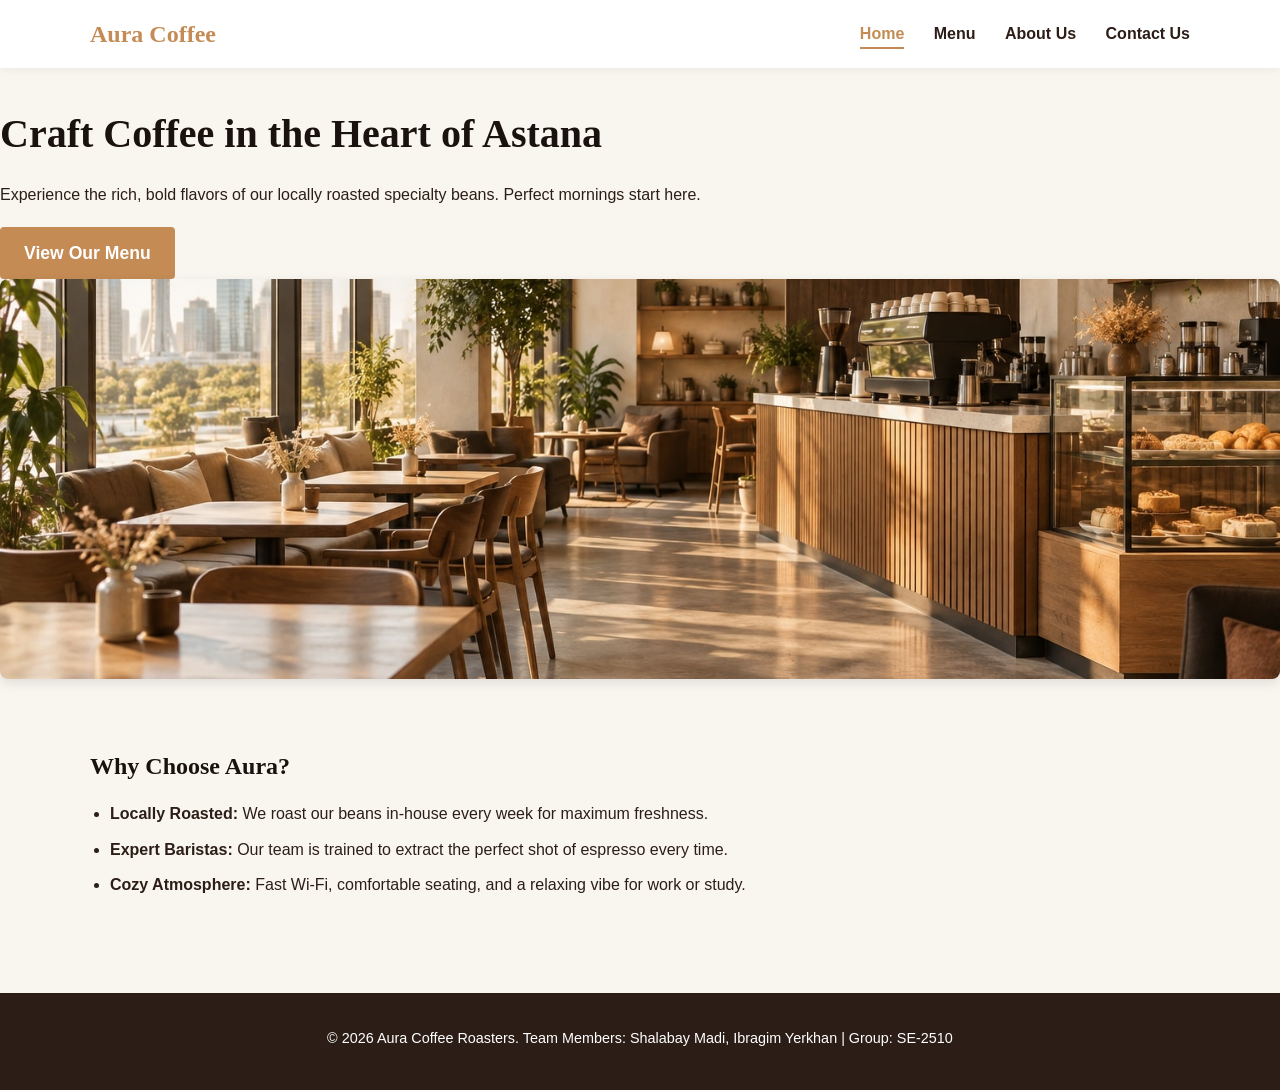
<file: index.html>
<!DOCTYPE html>
<html lang="en">
<head>
    <meta charset="UTF-8">
    <meta name="viewport" content="width=device-width, initial-scale=1.0">
    <title>Home - Aura Coffee Roasters</title>
    <link rel="stylesheet" href="css/style.css">
</head>
<body>
    <header id="main-header">
        <div class="container nav-container">
            <div class="logo">Aura Coffee</div>
            <nav class="nav-menu">
                <a href="index.html" class="active">Home</a>
                <a href="menu.html">Menu</a>
                <a href="about.html">About Us</a>
                <a href="contact.html">Contact Us</a>
            </nav>
        </div>
    </header>

    <main>
        <section class="hero-section">
            <div class="hero-content">
                <h1>Craft Coffee in the Heart of Astana</h1>
                <p>Experience the rich, bold flavors of our locally roasted specialty beans. Perfect mornings start here.</p>
                <a href="menu.html" class="btn-primary">View Our Menu</a>
            </div>
            <img src="images/hero-bg.jpg" alt="Cozy interior of Aura Coffee shop with warm lighting" class="feature-img">
        </section>

        <section class="features-section container">
            <h2>Why Choose Aura?</h2>
            <ul class="feature-list">
                <li><strong>Locally Roasted:</strong> We roast our beans in-house every week for maximum freshness.</li>
                <li><strong>Expert Baristas:</strong> Our team is trained to extract the perfect shot of espresso every time.</li>
                <li><strong>Cozy Atmosphere:</strong> Fast Wi-Fi, comfortable seating, and a relaxing vibe for work or study.</li>
            </ul>
        </section>
    </main>

    <footer>
        <p>&copy; 2026 Aura Coffee Roasters. Team Members: Shalabay Madi, Ibragim Yerkhan | Group: SE-2510</p>
    </footer>
</body>
</html>
</file>
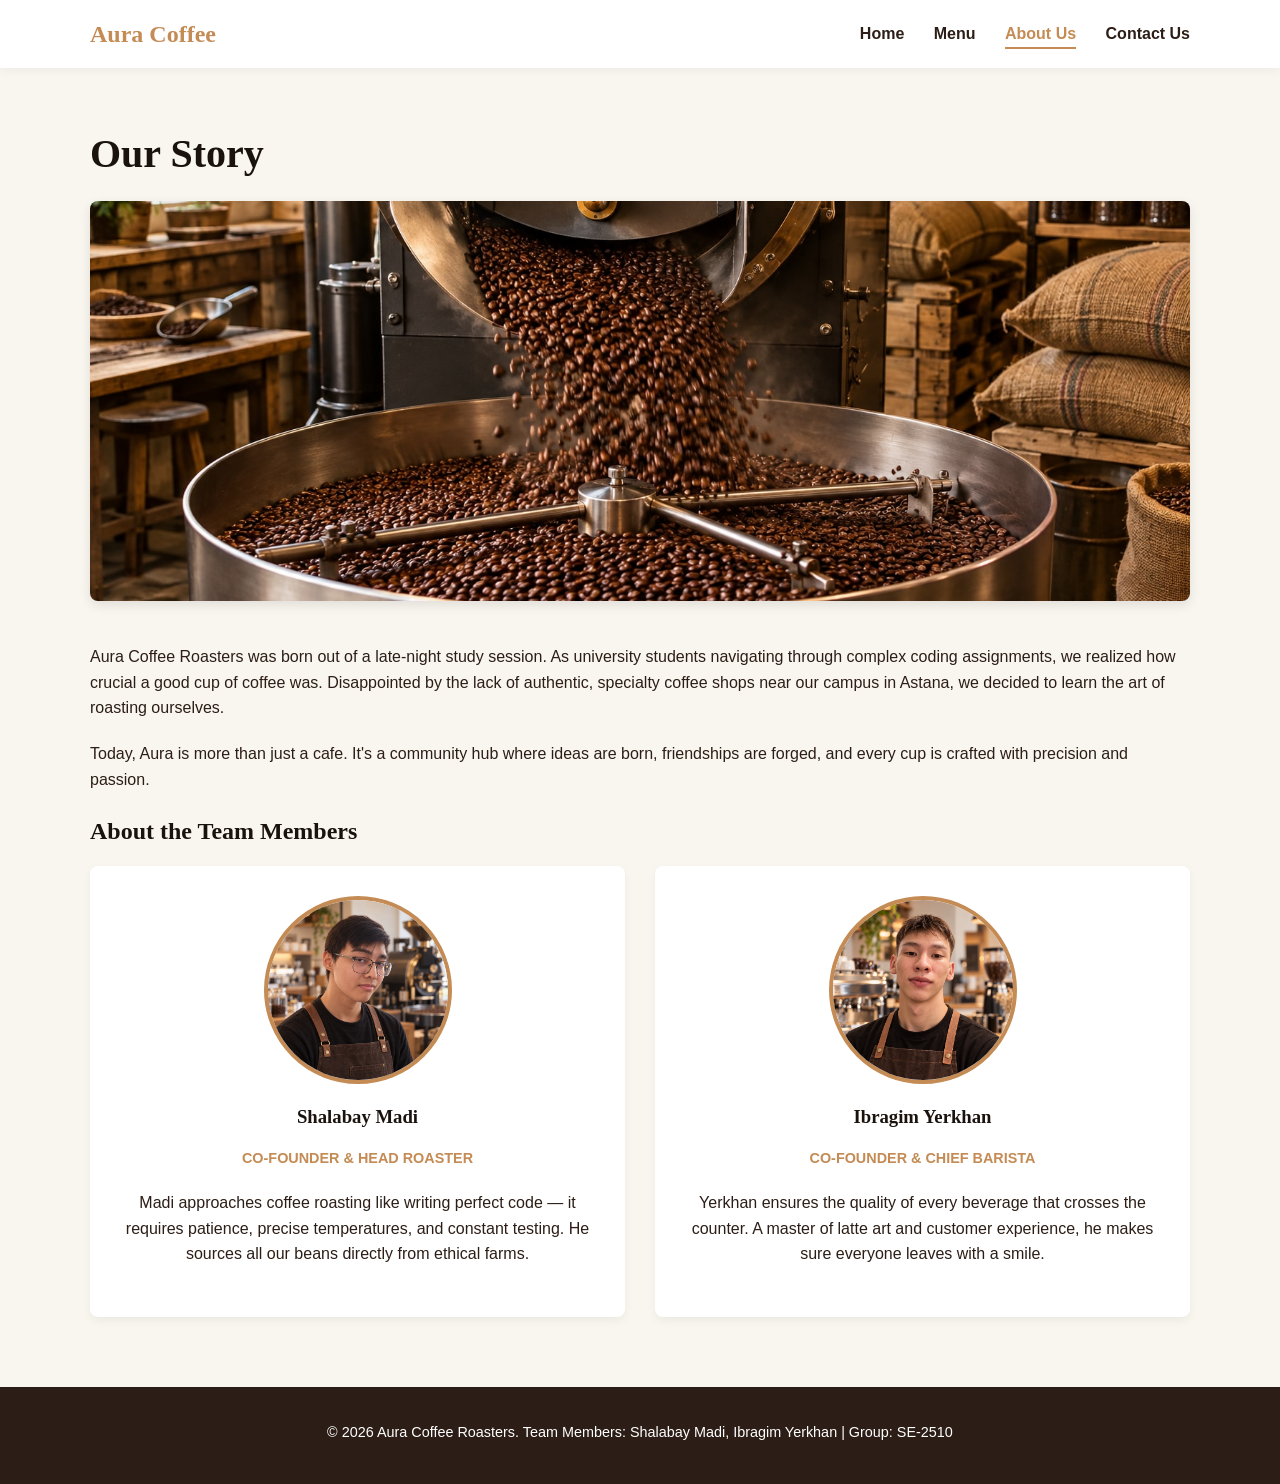
<file: about.html>
<!DOCTYPE html>
<html lang="en">
<head>
    <meta charset="UTF-8">
    <meta name="viewport" content="width=device-width, initial-scale=1.0">
    <title>About Us - Aura Coffee Roasters</title>
    <link rel="stylesheet" href="css/style.css">
</head>
<body>
    <header id="main-header">
        <div class="container nav-container">
            <div class="logo">Aura Coffee</div>
            <nav class="nav-menu">
                <a href="index.html">Home</a>
                <a href="menu.html">Menu</a>
                <a href="about.html" class="active">About Us</a>
                <a href="contact.html">Contact Us</a>
            </nav>
        </div>
    </header>

    <main class="container">
        <section class="story-section">
            <h1>Our Story</h1>
            <img src="images/roastery.jpg" alt="Fresh coffee beans in a roasting machine" class="feature-img">
            <p>Aura Coffee Roasters was born out of a late-night study session. As university students navigating through complex coding assignments, we realized how crucial a good cup of coffee was. Disappointed by the lack of authentic, specialty coffee shops near our campus in Astana, we decided to learn the art of roasting ourselves.</p>
            <p>Today, Aura is more than just a cafe. It's a community hub where ideas are born, friendships are forged, and every cup is crafted with precision and passion.</p>
        </section>

        <section class="team-section">
            <h2>About the Team Members</h2>
            <div class="team-grid">
                <div class="team-card">
                    <img src="images/madi.jpg" alt="Portrait of Shalabay Madi" class="profile-img">
                    <h3>Shalabay Madi</h3>
                    <p class="role">Co-Founder & Head Roaster</p>
                    <p>Madi approaches coffee roasting like writing perfect code — it requires patience, precise temperatures, and constant testing. He sources all our beans directly from ethical farms.</p>
                </div>

                <div class="team-card">
                    <img src="images/yerkhan.jpg" alt="Portrait of Ibragim Yerkhan" class="profile-img">
                    <h3>Ibragim Yerkhan</h3>
                    <p class="role">Co-Founder & Chief Barista</p>
                    <p>Yerkhan ensures the quality of every beverage that crosses the counter. A master of latte art and customer experience, he makes sure everyone leaves with a smile.</p>
                </div>
            </div>
        </section>
    </main>

    <footer>
        <p>&copy; 2026 Aura Coffee Roasters. Team Members: Shalabay Madi, Ibragim Yerkhan | Group: SE-2510</p>
    </footer>
</body>
</html>
</file>
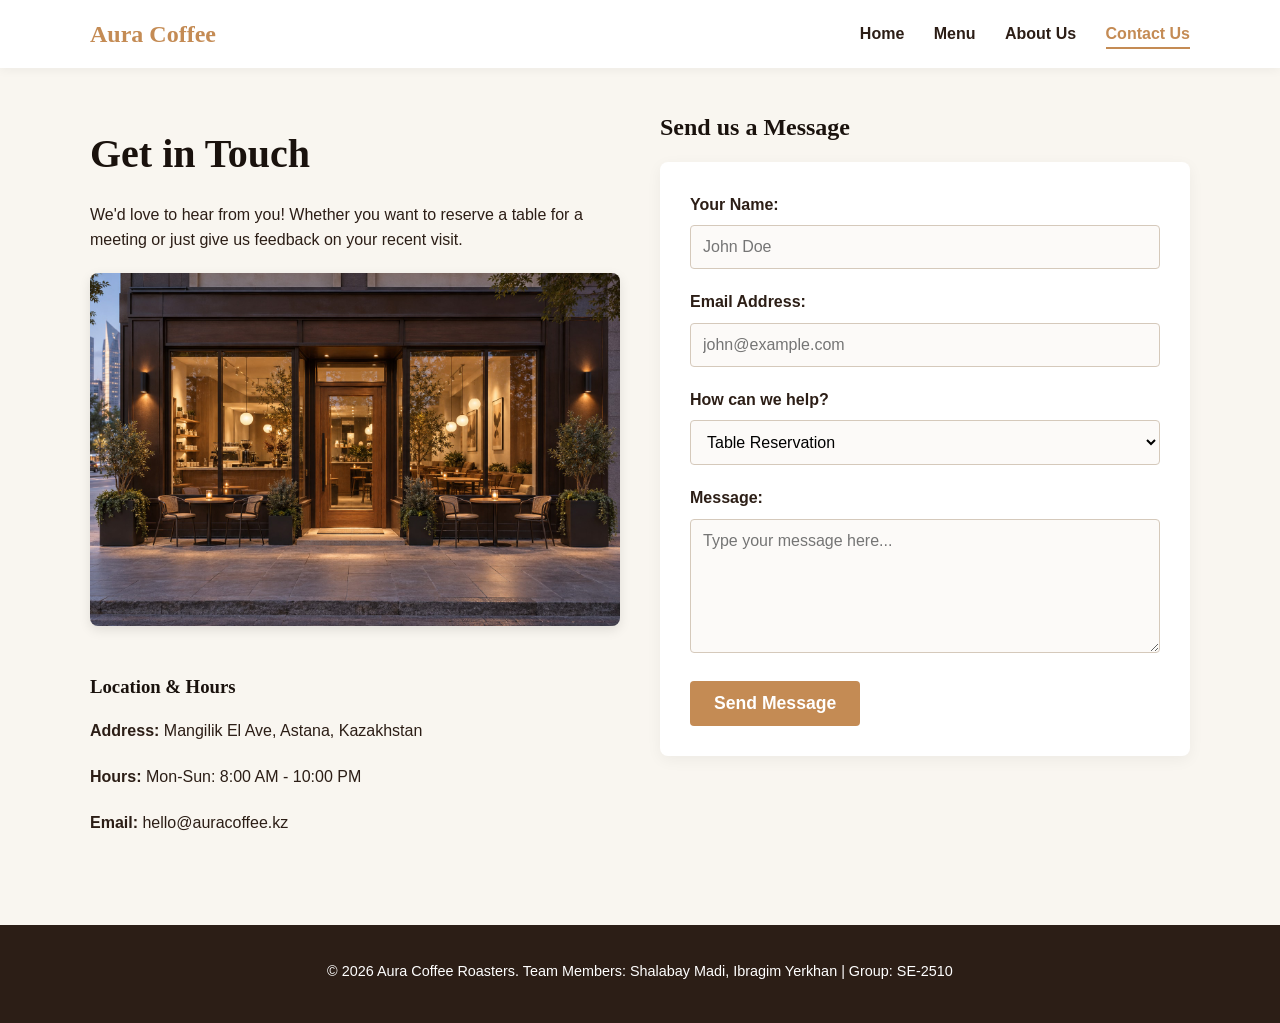
<file: contact.html>
<!DOCTYPE html>
<html lang="en">
<head>
    <meta charset="UTF-8">
    <meta name="viewport" content="width=device-width, initial-scale=1.0">
    <title>Contact Us - Aura Coffee Roasters</title>
    <link rel="stylesheet" href="css/style.css">
</head>
<body>
    <header id="main-header">
        <div class="container nav-container">
            <div class="logo">Aura Coffee</div>
            <nav class="nav-menu">
                <a href="index.html">Home</a>
                <a href="menu.html">Menu</a>
                <a href="about.html">About Us</a>
                <a href="contact.html" class="active">Contact Us</a>
            </nav>
        </div>
    </header>

    <main class="container contact-container">
        <section class="contact-info">
            <h1>Get in Touch</h1>
            <p>We'd love to hear from you! Whether you want to reserve a table for a meeting or just give us feedback on your recent visit.</p>
            <img src="images/shop-exterior.jpg" alt="Exterior view of Aura Coffee shop" class="feature-img">
            
            <div class="address-block">
                <h3>Location & Hours</h3>
                <p><strong>Address:</strong> Mangilik El Ave, Astana, Kazakhstan</p>
                <p><strong>Hours:</strong> Mon-Sun: 8:00 AM - 10:00 PM</p>
                <p><strong>Email:</strong> hello@auracoffee.kz</p>
            </div>
        </section>

        <section class="contact-form-section">
            <h2>Send us a Message</h2>
            <form id="contact-form" action="#" method="get">
                <div class="form-group">
                    <label for="name">Your Name:</label>
                    <input type="text" id="name" name="name" placeholder="John Doe" required>
                </div>

                <div class="form-group">
                    <label for="email">Email Address:</label>
                    <input type="email" id="email" name="email" placeholder="john@example.com" required>
                </div>

                <div class="form-group">
                    <label for="inquiry-type">How can we help?</label>
                    <select id="inquiry-type" name="inquiry-type">
                        <option value="reservation">Table Reservation</option>
                        <option value="feedback">General Feedback</option>
                        <option value="business">Business / Catering</option>
                    </select>
                </div>

                <div class="form-group">
                    <label for="message">Message:</label>
                    <textarea id="message" name="message" rows="6" placeholder="Type your message here..." required></textarea>
                </div>

                <button type="submit" class="btn-primary">Send Message</button>
            </form>
        </section>
    </main>

    <footer>
        <p>&copy; 2026 Aura Coffee Roasters. Team Members: Shalabay Madi, Ibragim Yerkhan | Group: SE-2510</p>
    </footer>
</body>
</html>
</file>
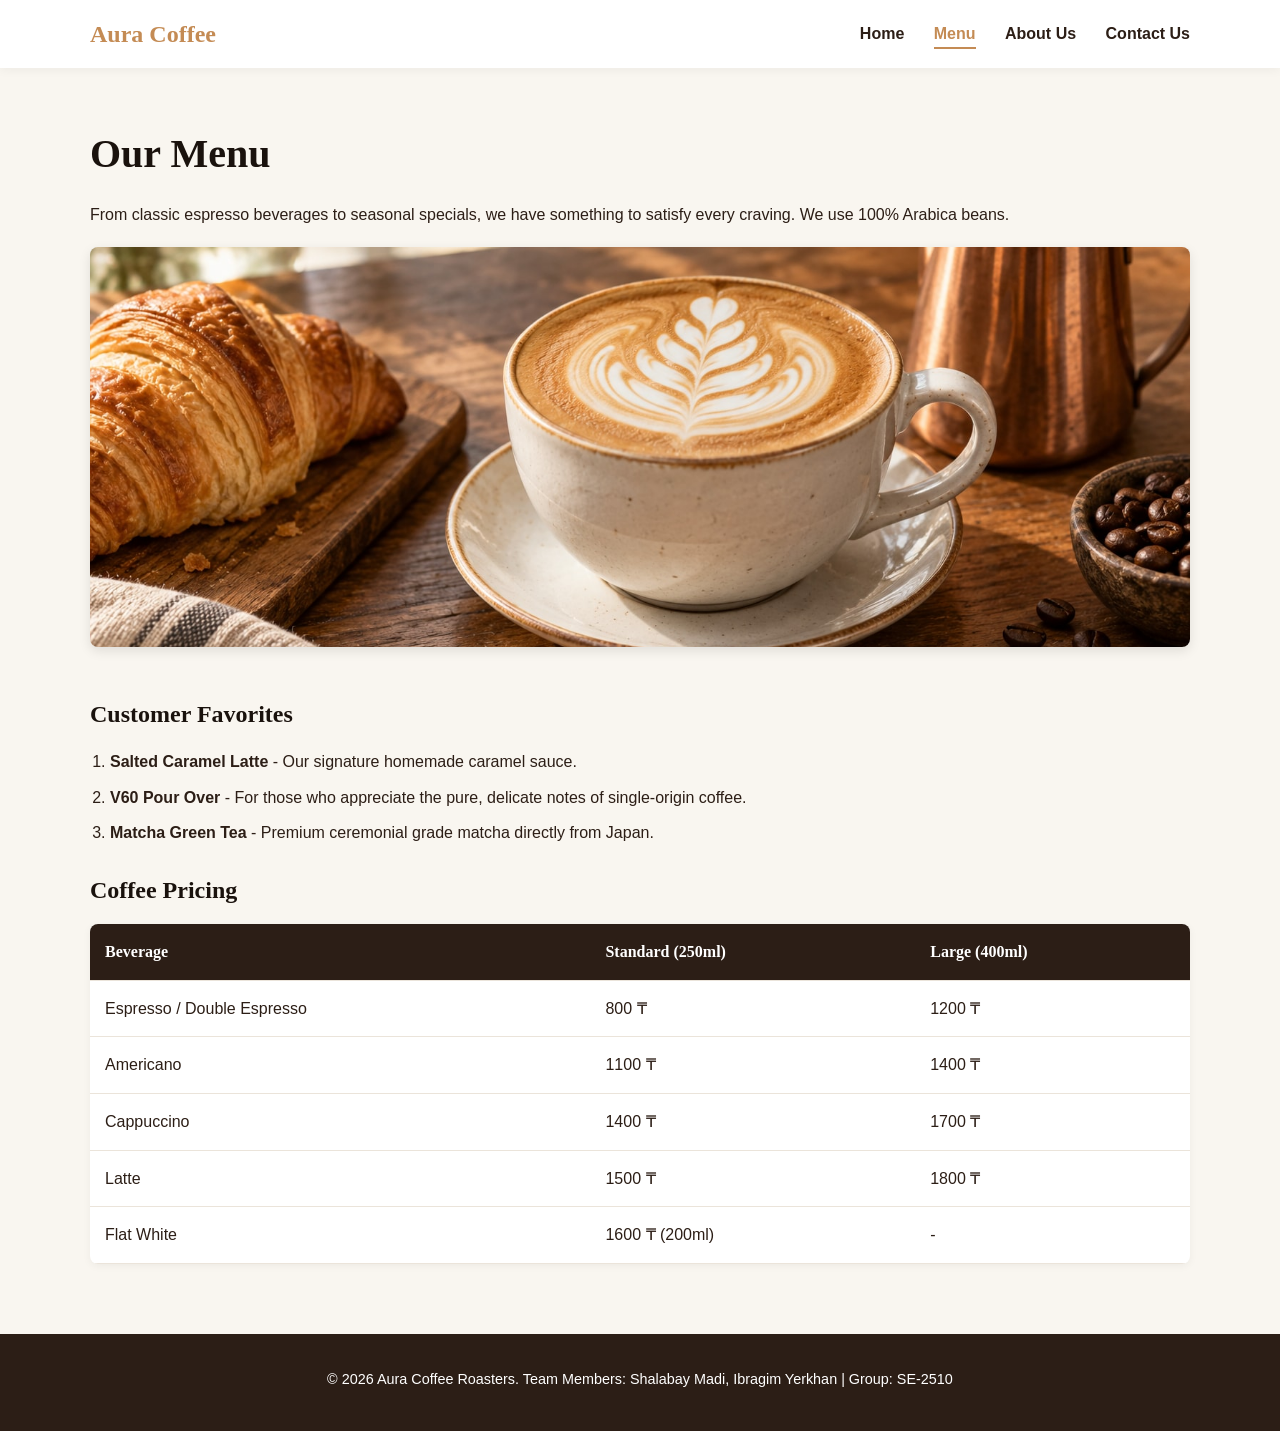
<file: menu.html>
<!DOCTYPE html>
<html lang="en">
<head>
    <meta charset="UTF-8">
    <meta name="viewport" content="width=device-width, initial-scale=1.0">
    <title>Menu - Aura Coffee Roasters</title>
    <link rel="stylesheet" href="css/style.css">
</head>
<body>
    <header id="main-header">
        <div class="container nav-container">
            <div class="logo">Aura Coffee</div>
            <nav class="nav-menu">
                <a href="index.html">Home</a>
                <a href="menu.html" class="active">Menu</a>
                <a href="about.html">About Us</a>
                <a href="contact.html">Contact Us</a>
            </nav>
        </div>
    </header>

    <main class="container">
        <section class="menu-intro">
            <h1>Our Menu</h1>
            <p>From classic espresso beverages to seasonal specials, we have something to satisfy every craving. We use 100% Arabica beans.</p>
            <img src="images/latte-art.jpg" alt="A barista pouring perfect latte art" class="feature-img">
        </section>

        <section class="top-sellers">
            <h2>Customer Favorites</h2>
            <ol class="sellers-list">
                <li><strong>Salted Caramel Latte</strong> - Our signature homemade caramel sauce.</li>
                <li><strong>V60 Pour Over</strong> - For those who appreciate the pure, delicate notes of single-origin coffee.</li>
                <li><strong>Matcha Green Tea</strong> - Premium ceremonial grade matcha directly from Japan.</li>
            </ol>
        </section>

        <section class="menu-table-section">
            <h2>Coffee Pricing</h2>
            <table class="menu-table">
                <thead>
                    <tr>
                        <th>Beverage</th>
                        <th>Standard (250ml)</th>
                        <th>Large (400ml)</th>
                    </tr>
                </thead>
                <tbody>
                    <tr>
                        <td>Espresso / Double Espresso</td>
                        <td>800 ₸</td>
                        <td>1200 ₸</td>
                    </tr>
                    <tr>
                        <td>Americano</td>
                        <td>1100 ₸</td>
                        <td>1400 ₸</td>
                    </tr>
                    <tr>
                        <td>Cappuccino</td>
                        <td>1400 ₸</td>
                        <td>1700 ₸</td>
                    </tr>
                    <tr>
                        <td>Latte</td>
                        <td>1500 ₸</td>
                        <td>1800 ₸</td>
                    </tr>
                    <tr>
                        <td>Flat White</td>
                        <td>1600 ₸ (200ml)</td>
                        <td>-</td>
                    </tr>
                </tbody>
            </table>
        </section>
    </main>

    <footer>
        <p>&copy; 2026 Aura Coffee Roasters. Team Members: Shalabay Madi, Ibragim Yerkhan | Group: SE-2510</p>
    </footer>
</body>
</html>
</file>
<file: css/style.css>
body {
    font-family: 'Open Sans', sans-serif;
    background-color: #F9F6F0;
    color: #2C1E16;
    margin: 0;
    padding: 0;
    line-height: 1.6;
}

h1, h2, h3 {
    font-family: 'Merriweather', serif;
    color: #1A120D;
    margin-bottom: 15px;
}

h1 {
    font-size: 2.5rem;
}

p {
    margin-bottom: 20px;
}

a {
    text-decoration: none;
    transition: color 0.3s ease;
}

ul, ol {
    margin-bottom: 25px;
    padding-left: 20px;
}

li {
    margin-bottom: 10px;
}

.container {
    max-width: 1100px;
    margin: 0 auto;
    padding: 20px;
}

.btn-primary {
    display: inline-block;
    background-color: #C48B54;
    color: #FFFFFF;
    padding: 12px 24px;
    font-size: 1.1rem;
    font-weight: 600;
    border: none;
    border-radius: 4px;
    cursor: pointer;
    text-align: center;
    transition: background-color 0.3s ease;
}

.btn-primary:hover {
    background-color: #9C6C3E;
}

.feature-img {
    width: 100%;
    max-height: 400px;
    object-fit: cover;
    border-radius: 8px;
    margin-bottom: 20px;
    box-shadow: 0 4px 12px rgba(0,0,0,0.1);
}

.profile-img {
    width: 180px;
    height: 180px;
    object-fit: cover;
    border-radius: 50%;
    border: 4px solid #C48B54;
    margin: 0 auto 15px auto;
    display: block;
}

#main-header {
    background-color: #FFFFFF;
    box-shadow: 0 2px 10px rgba(0,0,0,0.05);
    position: sticky;
    top: 0;
    z-index: 100;
}

#contact-form {
    background-color: #FFFFFF;
    padding: 30px;
    border-radius: 8px;
    box-shadow: 0 4px 15px rgba(0,0,0,0.05);
}

.nav-container {
    display: flex;
    justify-content: space-between;
    align-items: center;
    padding: 15px 20px;
}

.logo {
    font-family: 'Merriweather', serif;
    font-size: 1.5rem;
    font-weight: 700;
    color: #C48B54;
}

.nav-menu a {
    color: #2C1E16;
    margin-left: 25px;
    font-weight: 600;
    padding-bottom: 5px;
    border-bottom: 2px solid transparent;
}

.nav-menu a:hover, .nav-menu a.active {
    color: #C48B54;
    border-bottom: 2px solid #C48B54;
}

.team-grid {
    display: flex;
    gap: 30px;
    flex-wrap: wrap;
}

.team-card {
    background-color: #FFFFFF;
    flex: 1;
    min-width: 300px;
    padding: 30px;
    border-radius: 8px;
    text-align: center;
    box-shadow: 0 4px 10px rgba(0,0,0,0.05);
}

.team-card .role {
    color: #C48B54;
    font-weight: 600;
    font-size: 0.9rem;
    text-transform: uppercase;
}

.menu-table {
    width: 100%;
    border-collapse: collapse;
    background-color: #FFFFFF;
    box-shadow: 0 2px 8px rgba(0,0,0,0.05);
    border-radius: 8px;
    overflow: hidden;
}

.menu-table th, .menu-table td {
    padding: 15px;
    text-align: left;
    border-bottom: 1px solid #EBE4DA;
}

.menu-table th {
    background-color: #2C1E16;
    color: #FFFFFF;
    font-family: 'Merriweather', serif;
}

.menu-table tr:hover td {
    background-color: #F9F6F0;
}

.contact-container {
    display: flex;
    gap: 40px;
    flex-wrap: wrap;
}

.contact-info, .contact-form-section {
    flex: 1;
    min-width: 300px;
}

.form-group {
    margin-bottom: 20px;
}

.form-group label {
    display: block;
    margin-bottom: 8px;
    font-weight: 600;
}

.form-group input, 
.form-group select, 
.form-group textarea {
    width: 100%;
    padding: 12px;
    border: 1px solid #D5C9BB;
    border-radius: 4px;
    font-family: 'Open Sans', sans-serif;
    font-size: 1rem;
    background-color: #FCFAF8;
    box-sizing: border-box;
    transition: border-color 0.3s;
}

.form-group input:focus, 
.form-group select:focus, 
.form-group textarea:focus {
    outline: none;
    border-color: #C48B54;
    box-shadow: 0 0 0 2px rgba(196, 139, 84, 0.2);
}

footer {
    background-color: #2C1E16;
    color: #FFFFFF;
    text-align: center;
    padding: 20px 0;
    margin-top: 50px;
    font-size: 0.9rem;
}
</file>
